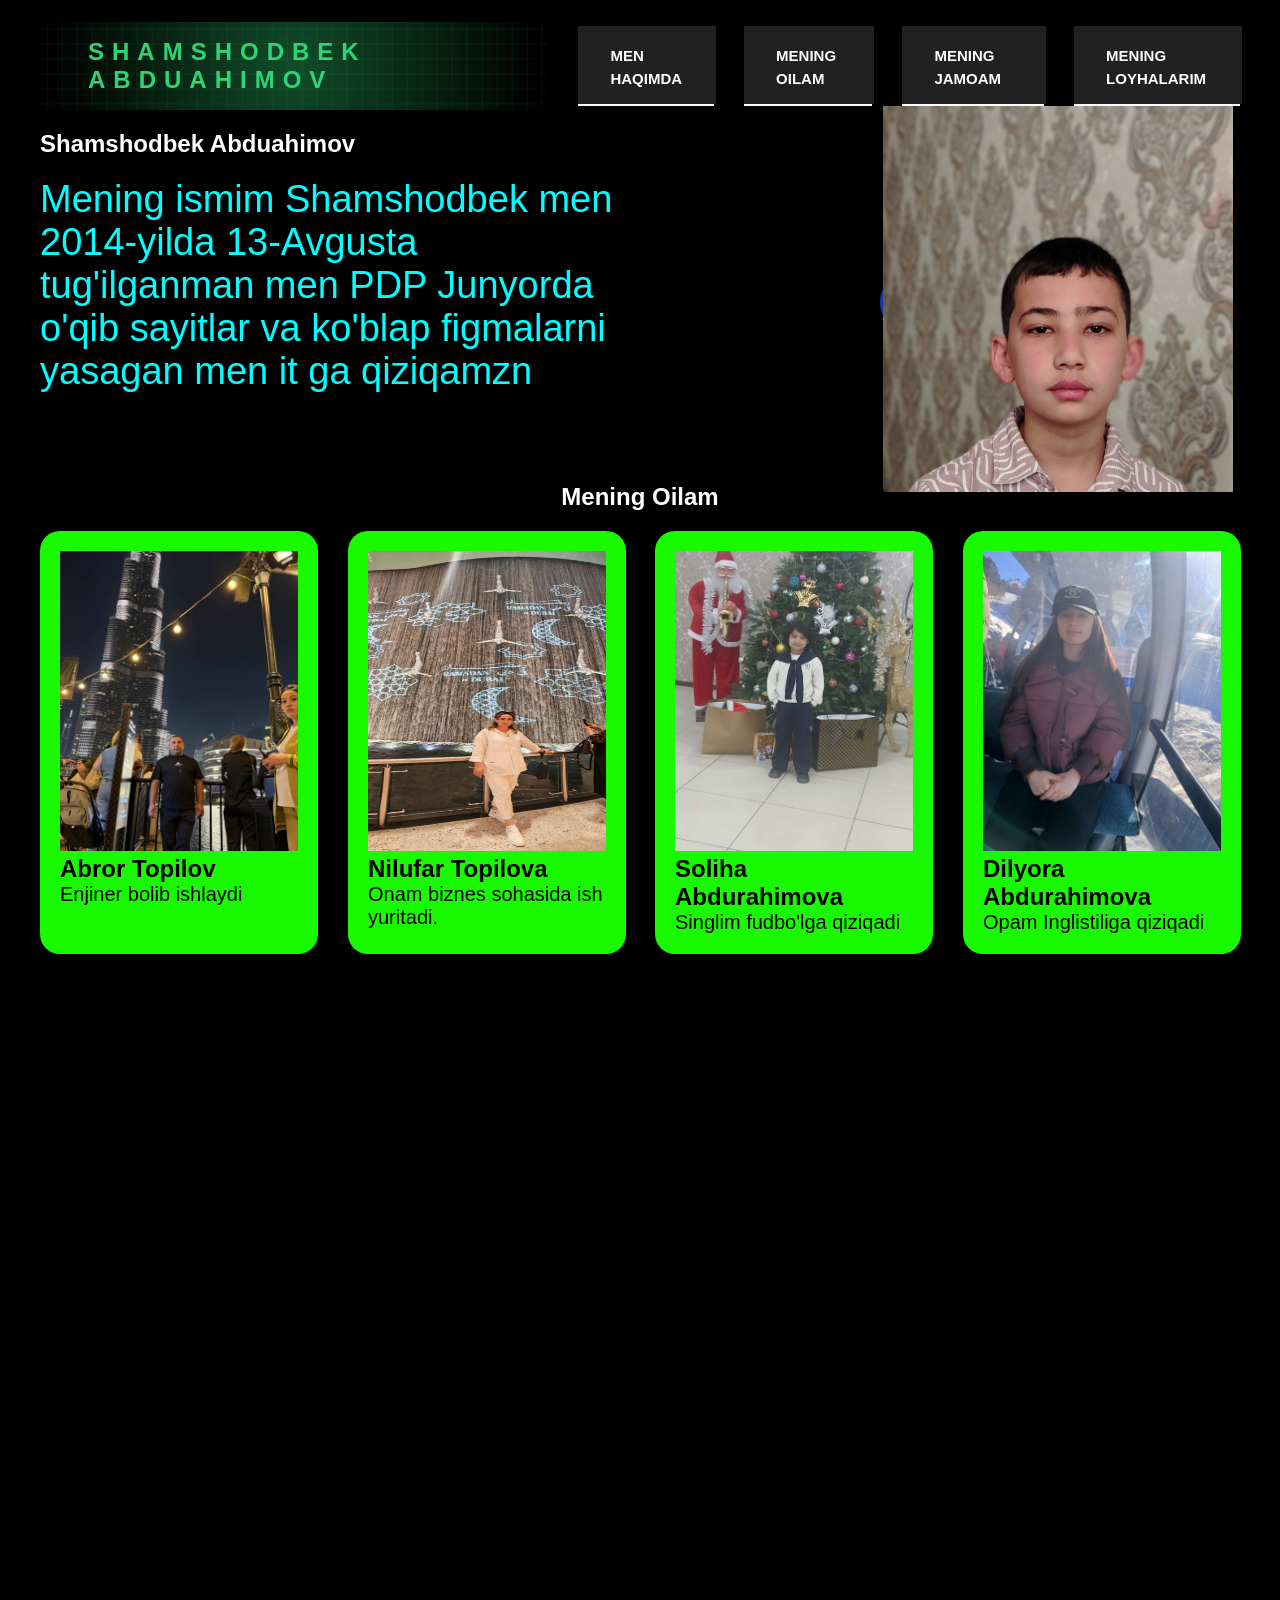
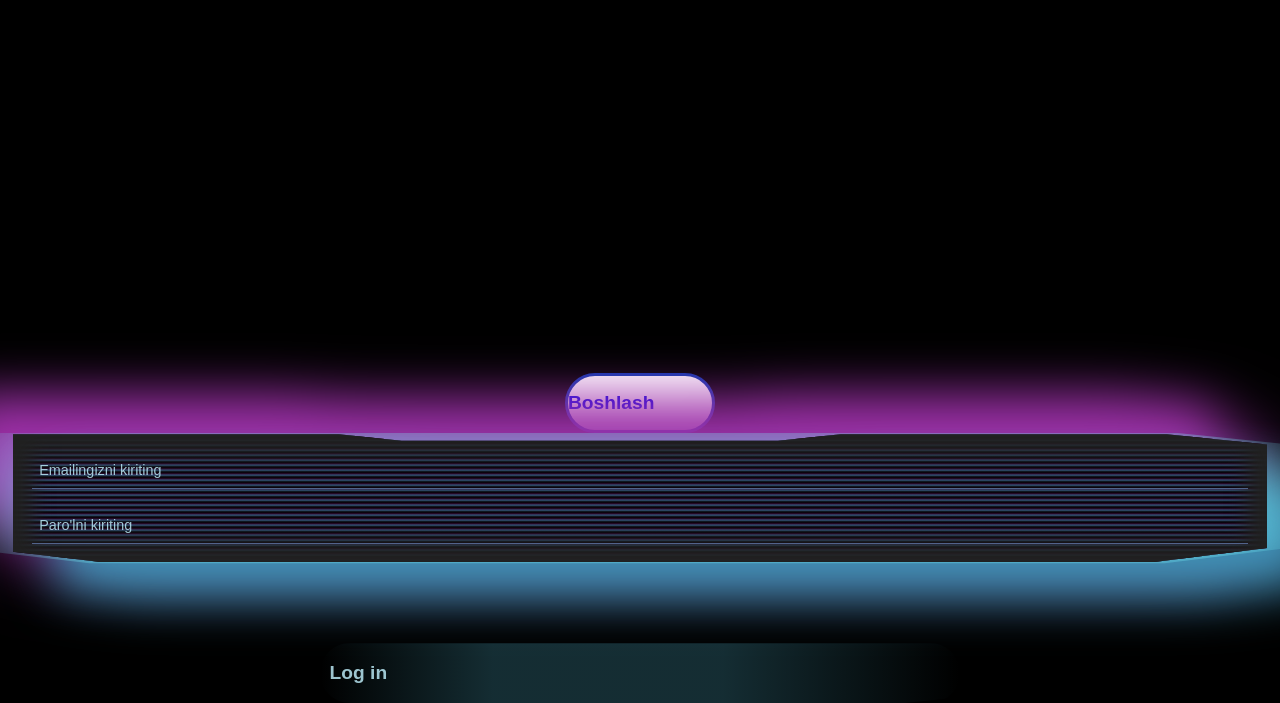
<file: index.html>
<!doctype html>
<html lang="en">
  <head>
    <meta charset="UTF-8" />
    <meta name="viewport" content="width=device-width, initial-scale=1.0" />
    <title>Document</title>
    <link href="https://unpkg.com/aos@2.3.1/dist/aos.css" rel="stylesheet" />

    <link rel="stylesheet" href="./style.css" />
  </head>
  <body>
    <header>
      <div class="continer novbar">
        <a class="logo">Shamshodbek Abduahimov</a>
        <ul class="nav-links">
          <li>
            <a class="btn2" href=""><span class="spn2">Men haqimda</span></a>
          </li>
          <li>
            <a class="btn2" href=""><span class="spn2">Mening Oilam</span></a>
          </li>
          <li>
            <a class="btn2" href=""><span class="spn2">Mening jamoam</span></a>
          </li>
          <li>
            <a class="btn2" href=""
              ><span class="spn2">Mening loyhalarim</span></a
            >
          </li>
        </ul>
      </div>
    </header>
    <main>
      <section id="hero">
        <div class="continer hero-content">
          <div class="hero-left">
            <h2>Shamshodbek Abduahimov</h2>
            <p>
              Mening ismim Shamshodbek men 2014-yilda 13-Avgusta tug'ilganman
              men PDP Junyorda o'qib sayitlar va ko'blap figmalarni yasagan men
              it ga qiziqamzn
            </p>
          </div>
          <!-- From Uiverse.io by Na3ar-17 -->
          <button class="button">
            <span class="label"><img src="./ima/IMG.jpg" alt="" /></span>
            <span class="gradient-container">
              <span class="gradient"></span>
            </span>
          </button>
        </div>
      </section>

      <section id="family">
        <div class="continer">
          <h1 data-aos="fade-up" data-aos-duration="3000">Mening Oilam</h1>
          <div class="family-cards">
            <div
              class="family-card"
              data-aos="flip-left"
              data-aos-easing="ease-out-cubic"
              data-aos-duration="2000"
            >
              <img src="./ima/img/image copy.png" alt="dadam" />
              <h2>Abror Topilov</h2>
              <p>Enjiner bolib ishlaydi</p>
            </div>
            <div
              class="family-card"
              data-aos="flip-left"
              data-aos-easing="ease-out-cubic"
              data-aos-duration="2000"
            >
              <img src="./ima/img/image.png" alt="dadam" />
              <h2>Nilufar Topilova</h2>
              <p>Onam biznes sohasida ish yuritadi.</p>
            </div>
            <div
              class="family-card"
              data-aos="flip-left"
              data-aos-easing="ease-out-cubic"
              data-aos-duration="2000"
            >
              <img src="./ima/img/image copy 3.png" alt="dadam" />
              <h2>Soliha Abdurahimova</h2>
              <p>Singlim fudbo'lga qiziqadi</p>
            </div>
            <div
              class="family-card"
              data-aos="flip-left"
              data-aos-easing="ease-out-cubic"
              data-aos-duration="2000"
            >
              <img src="./ima/img/image copy 2.png" alt="dadam" />
              <h2>Dilyora Abdurahimova</h2>
              <p>Opam Inglistiliga qiziqadi</p>
            </div>
          </div>
        </div>
      </section>

      <section id="family">
        <div class="continer">
          <h1 data-aos="fade-up" data-aos-duration="3000">Mening Jamoalarim</h1>
          <div class="family-cards">
            <div
              class="family-card"
              data-aos="flip-left"
              data-aos-easing="ease-out-cubic"
              data-aos-duration="2000"
            >
              <img src="./images/image.png" alt="dadam" />
              <h2>Muhammadayub</h2>
            </div>
            <div
              class="family-card"
              data-aos="flip-left"
              data-aos-easing="ease-out-cubic"
              data-aos-duration="2000"
            >
              <img src="./pages/image.png" alt="dadam" />
              <h2>Ozodbek</h2>
            </div>
            <div
              class="family-card"
              data-aos="flip-left"
              data-aos-easing="ease-out-cubic"
              data-aos-duration="2000"
            >
              <img src="./papka/image.png" alt="" />
              <h2>Axror</h2>
            </div>
            <div
              class="family-card"
              data-aos="flip-left"
              data-aos-easing="ease-out-cubic"
              data-aos-duration="2000"
            >
              <img src="./images/image copy 2.png" alt="dadam" />
              <h2>G'ayrat</h2>
            </div>
          </div>
        </div>
      </section>

      <section id="family">
        <div class="continer">
          <h1 data-aos="fade-up" data-aos-duration="3000">Mening loyhalarim</h1>
          <div class="family-cards">
            <div
              class="family-card"
              data-aos="flip-left"
              data-aos-easing="ease-out-cubic"
              data-aos-duration="2000"
            >
              <img
                class="figmalar"
                src="./figmalar/Screenshot 2026-04-02 172238.png"
                alt="dadam"
              />
              <h2>Polar</h2>
              <p>Polar uyda turib musqaymoq buyurtma qiladi</p>
            </div>
            <div
              class="family-card"
              data-aos="flip-left"
              data-aos-easing="ease-out-cubic"
              data-aos-duration="2000"
            >
              <img class="figmalar" src="./figmalar/image.png" alt="dadam" />
              <h2>EADTURKISH</h2>
              <p>EADTURKISH bu yerda odamlar onlayn tarizda buyurtma qiladi</p>
            </div>

            <div
              class="family-card"
              data-aos="flip-left"
              data-aos-easing="ease-out-cubic"
              data-aos-duration="2000"
            >
              <img
                class="figmalar"
                src="./figmalar/image copy 2.png"
                alt="dadam"
              />
              <h2>Mohid</h2>
              <p>Mohid bu loyha onlayn soatlar do'koni</p>
            </div>
            <div
              class="family-card"
              data-aos="flip-left"
              data-aos-easing="ease-out-cubic"
              data-aos-duration="2000"
            >
              <img
                class="figmalar"
                src="./figmalar/image copy.png"
                alt="dadam"
              />
              <h2>Skilline</h2>
              <p>Slilline ilova onlayn maktab loyhasi</p>
            </div>
          </div>
        </div>
      </section>
    </main>

   
    <script src="https://unpkg.com/aos@2.3.1/dist/aos.js"></script>
    <script>
      AOS.init();
    </script>

<!-- From Uiverse.io by mrhyddenn --> 
<!-- From Uiverse.io by nima-mollazadeh --> 
<button class="button">
  <span><a href="./papka/papka.html">
    Boshlash
  </a></span>
</button>

<!-- From Uiverse.io by MijailVillegas --> 
<form class="form-content" action="">
  <div class="input-container">
    <div class="input-content">
      <div class="input-dist">
        <div class="input-type">
          <input class="input-is" type="text" required="" placeholder="Emailingizni kiriting" />
          <input
            class="input-is"
            type="password"
            required=""
            placeholder="Paro'lni kiriting"
          />
        </div>
      </div>
    </div>
  </div>
  <button class="submit-button">Log in</button>
</form>

    
  </body>
</html>
</file>
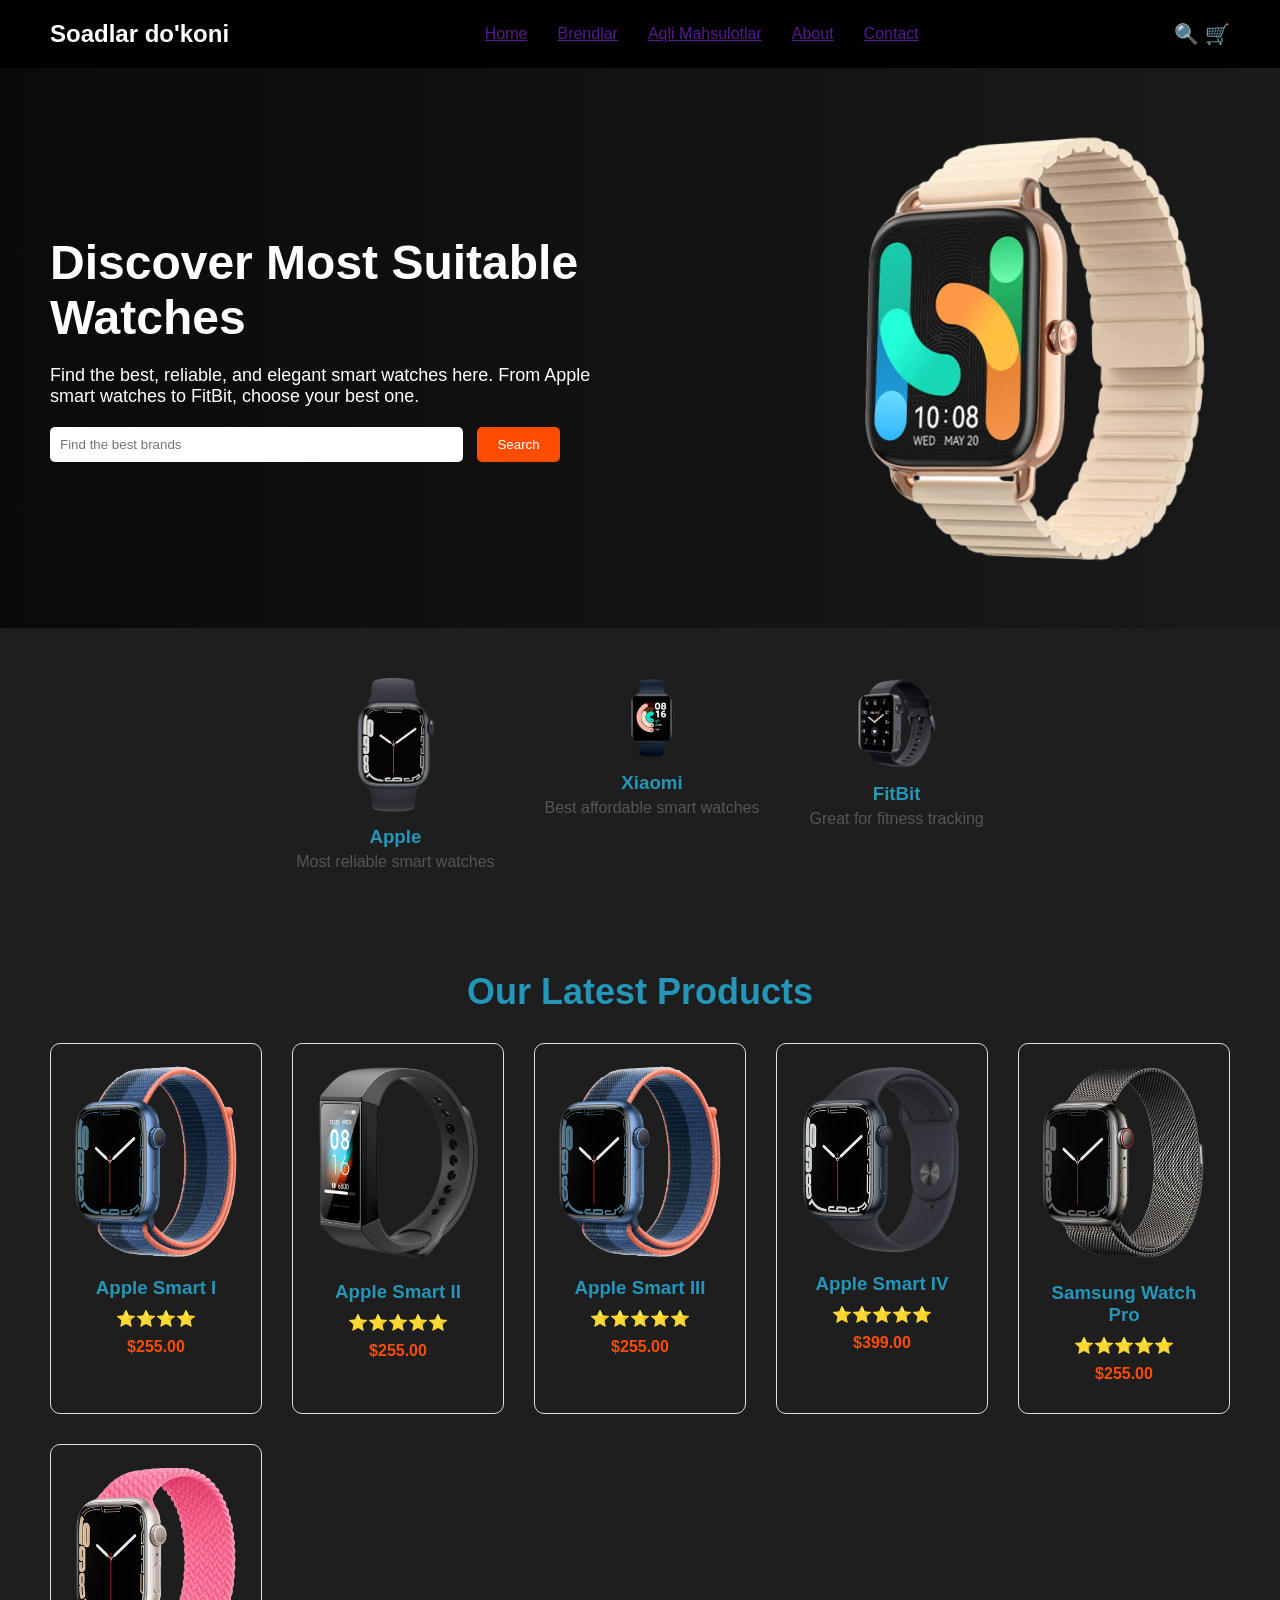
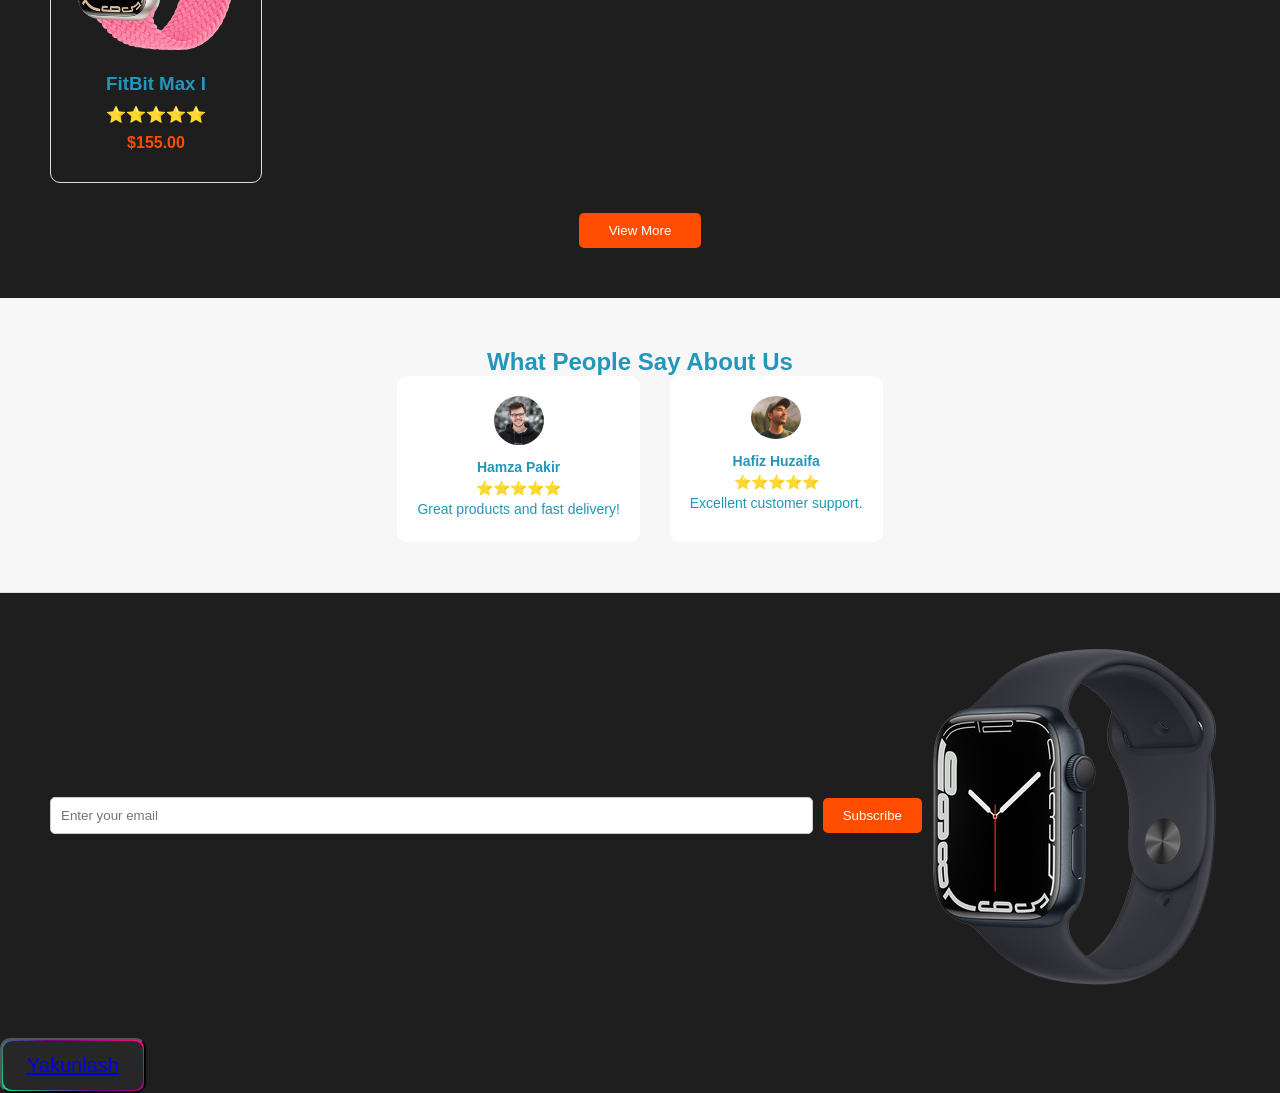
<file: papka/papka.html>
<!doctype html>
<html lang="en">
  <head>
    <meta charset="UTF-8" />
    <meta name="viewport" content="width=device-width, initial-scale=1.0" />
    <title>Smart Watches</title>
    <link rel="stylesheet" href="../pages/stile.css" />
  </head>
  <body>
    <nav>
      <div class="logo">Soadlar do'koni</div>
      <ul>
        <li><a href="">Home</a></li>
        <li><a href="">Brendlar</a></li>
        <li><a href="">Aqli Mahsulotlar</a></li>
        <li><a href="">About</a></li>
        <li><a href="">Contact</a></li>
      </ul>
      <div class="icons">🔍 🛒</div>
    </nav>

    <section class="hero">
      <div class="hero-text">
        <h1>Discover Most Suitable Watches</h1>
        <p>
          Find the best, reliable, and elegant smart watches here. From Apple
          smart watches to FitBit, choose your best one.
        </p>
        <input type="text" placeholder="Find the best brands" />
        <button>Search</button>
      </div>
      <img
        src="./rasm/c1733564954d5b292e79760fad8010e2230a8f58 (1).png"
        alt="Smart Watch"
      />
    </section>

    <section class="categories">
      <div class="category-card">
        <img
          src="./rasm/282dc6c9c290b2ee35cb6d74142b46d17145c567.png"
          alt="Apple"
        />
        <h3>Apple</h3>
        <p>Most reliable smart watches</p>
      </div>
      <div class="category-card">
        <img
          src="./rasm/e01013cd0bd369c22f4b03a2c72db3ff166cb93e.png"
          alt="Xiaomi"
        />
        <h3>Xiaomi</h3>
        <p>Best affordable smart watches</p>
      </div>
      <div class="category-card">
        <img
          src="./rasm/2db47655bf4e215772e65b5d693c357244543f7d.png"
          alt="FitBit"
        />
        <h3>FitBit</h3>
        <p>Great for fitness tracking</p>
      </div>
    </section>

    <section class="products">
      <h2>Our Latest Products</h2>
      <div class="product-grid">
        <div class="product-card">
          <img
            src="./rasm/2c021c1e3dee4b5e646f4df4aa7c6463b8539659 (1).png"
            alt="Apple Smart IV"
          />
          <h3>Apple Smart I</h3>
          <p>⭐⭐⭐⭐</p>
          <p class="price">$255.00</p>
        </div>
        <div class="product-card">
          <img
            src="./rasm/5ebac6090bf3348c1c70790c949c512789735cea.png"
            alt="Apple Smart II"
          />
          <h3>Apple Smart II</h3>
          <p>⭐⭐⭐⭐⭐</p>
          <p class="price">$255.00</p>
        </div>
        <div class="product-card">
          <img
            src="./rasm/2c021c1e3dee4b5e646f4df4aa7c6463b8539659.png"
            alt="Apple Smart III"
          />
          <h3>Apple Smart III</h3>
          <p>⭐⭐⭐⭐⭐</p>
          <p class="price">$255.00</p>
        </div>
        <div class="product-card">
          <img
            src="./rasm/504129fd61477c584f1862e18c7df1d430fb90ff.png"
            alt="Apple Smart IV"
          />
          <h3>Apple Smart IV</h3>
          <p>⭐⭐⭐⭐⭐</p>
          <p class="price">$399.00</p>
        </div>
        <div class="product-card">
          <img
            src="./rasm/c7d8e7abfdcc40c742f225a7c9613858c77aa5f3 (3).png"
            alt="Samsung Watch Pro"
          />
          <h3>Samsung Watch Pro</h3>
          <p>⭐⭐⭐⭐⭐</p>
          <p class="price">$255.00</p>
        </div>
        <div class="product-card">
          <img
            src="./rasm/074fb404d35df961b700e57b34ebd04b1002b6d4.png"
            alt="FitBit Max I"
          />
          <h3>FitBit Max I</h3>
          <p>⭐⭐⭐⭐⭐</p>
          <p class="price">$155.00</p>
        </div>
      </div>
      <button class="view-more">View More</button>
    </section>

    <section class="testimonials">
      <h2>What People Say About Us</h2>
      <div class="testimonial-cards">
        <div class="testimonial-card">
          <img
            src="./rasm/fac8768c26285adf4fabaa8d76087f01b00f31ac.jpg"
            alt="User1"
          />
          <p class="name">Hamza Pakir</p>
          <p>⭐⭐⭐⭐⭐</p>
          <p>Great products and fast delivery!</p>
        </div>
        <div class="testimonial-card">
          <img
            src="./rasm/6ef75959cad14640b5578447545b84c81ad7b0de.jpg"
            alt="User2"
          />
          <p class="name">Hafiz Huzaifa</p>
          <p>⭐⭐⭐⭐⭐</p>
          <p>Excellent customer support.</p>
        </div>
      </div>
    </section>

    <section class="newsletter">
      <input type="email" placeholder="Enter your email" />
      <button>Subscribe</button>
      <img
        src="./rasm/504129fd61477c584f1862e18c7df1d430fb90ff.png"
        alt="Smart Watch"
      />
    </section>

 
    <!-- From Uiverse.io by nima-mollazadeh -->
    <button class="button">
      <span><a href="../index.html"> Yakunlash</a></span>
    </button>
  </body>
</html>
</file>
<file: style.css>
* {
  margin: 0;
  padding: 0;
  box-sizing: border-box;
  font-family: sans-serif;
}

a {
  text-decoration: none;
}

ul {
  list-style: none;
}

.continer {
  max-width: 1200px;
  width: 100%;
  margin: 0 auto;
}

/* From Uiverse.io by Smit-Prajapati */
.logo {
  display: inline-block;
  /* in scss with just one variable i can change opacity with rgba(variable, opacity) but in css it's not possible so i have used three seperate variables */
  /* with hue-rotate color can be changed */
  --main-color: rgb(46, 213, 115);
  --main-bg-color: rgba(46, 213, 116, 0.36);
  --pattern-color: rgba(46, 213, 116, 0.073);

  /* change this rotation value */
  filter: hue-rotate(0deg);

  cursor: pointer;
  text-transform: uppercase;
  letter-spacing: 0.5rem;
  background:
    radial-gradient(circle, var(--main-bg-color) 0%, rgba(0, 0, 0, 0) 95%),
    linear-gradient(var(--pattern-color) 1px, transparent 1px),
    linear-gradient(to right, var(--pattern-color) 1px, transparent 1px);
  background-size:
    cover,
    15px 15px,
    15px 15px;
  background-position:
    center center,
    center center,
    center center;
  border-image: radial-gradient(
      circle,
      var(--main-color) 0%,
      rgba(0, 0, 0, 0) 100%
    )
    1;
  border-width: 1px 0 1px 0;
  color: var(--main-color);
  padding: 1rem 3rem;
  font-weight: 700;
  font-size: 1.5rem;
  transition: background-size 0.2s ease-in-out;
}

.button:hover {
  background-size:
    cover,
    10px 10px,
    10px 10px;
}
.button:active {
  filter: hue-rotate(250deg);
}

header {
  background-color: black;
  padding-top: 22px;
  padding-bottom: 20px;
}

.novbar,
.nav-links {
  display: flex;
  align-items: center;
  gap: 30px;
}

.navbar {
  justify-content: space-between;
}

/* From Uiverse.io by TISEPSE */
.btn2 {
  position: relative;
  display: inline-block;
  padding: 15px 30px;
  border: 2px solid #fefefe;
  text-transform: uppercase;
  color: #fefefe;
  text-decoration: none;
  font-weight: 600;
  font-size: 20px;
  transition: 0.3s;
  background-color: transparent;
  cursor: pointer;
}

.btn2::before {
  content: "";
  position: absolute;
  top: -2px;
  left: -2px;
  width: calc(100% + 6px);
  height: calc(100% + 2px);
  background-color: #212121;
  transition: 0.3s ease-out;
  transform: scaleY(1);
}

.btn2::after {
  content: "";
  position: absolute;
  top: -2px;
  left: -2px;
  width: calc(100% + 4px);
  height: calc(100% - 50px);
  background-color: #212121;
  transition: 0.3s ease-out;
  transform: scaleY(1);
}

.btn2:hover::before {
  transform: translateY(-25px);
  height: 0;
}

.btn2:hover::after {
  transform: scaleX(0);
  transition-delay: 0.15s;
}

.btn2:hover {
  border: 2px solid #fefefe;
}

.btn2 .spn2 {
  position: relative;
  z-index: 3;
  text-decoration: none;
  border: none;
  background-color: transparent;
  font-size: 15px;
}

.hero-content {
  display: flex;
  align-items: center;
  gap: 30px;
}

.hero-content > div {
  width: 50%;
}

img {
  width: 350px;
}

body {
  background-color: black;
}

.hero-left {
  color: #fefefe;
}

.hero-left h1 {
  font-size: 92px;
  margin-top: 20px;
}

.hero-left p {
  font-size: 38px;
  margin-top: 20px;
  color: aqua;
}

/* From Uiverse.io by H_K_MENON */
@keyframes typing {
  from {
    width: 0;
  }
}

@keyframes blink-caret {
  50% {
    border-color: transparent;
  }
}

.abaud-card img {
  width: 350px;
}
.abaud-card {
  color: #fefefe;
  max-width: 400px;
  width: 100%;
  padding: 10px;
  border-radius: 20px;
  background: linear-gradient(
    rgb(54, 167, 153),
    rgb(105, 210, 112),
    rgb(75, 130, 233)
  );
}

#abaud {
  padding-top: 90px;
  padding-bottom: 90px;
}

.abaud-cards {
  margin: top 60px;
}
p {
  font-size: 15px;
}
.abaud-cards {
  display: grid;
  grid-template-columns: repeat(4, 1fr);
  gap: 30px;
}

.abaud-card img {
  color: white;
  max-width: 400px;
  width: 100%;
  padding: 20px;
  border-radius: 20px;
}

.abaud-card {
  color: white;
  max-width: 400px;
  width: 100%;
  padding: 20px;
  border-radius: 20px;
  align-items: center;
  justify-content: space-between;
  gap: 30px;
}
.abaud-card img {
  width: 100%;
  margin-top: 30px;
}
.abaud-cards {
  margin-top: 30px;
}

/* From Uiverse.io by wojtek_4284 */
#box div {
  display: inline-block;
  margin: 5px;
  font-size: 35px;
  animation: 2s obrot linear infinite;
}

#box {
  width: 500px;
  height: 500px;
  display: flex;
  justify-content: center;
  align-items: center;
}

@keyframes obrot {
  0% {
    transform: rotateX(0);
  }
  12.5% {
    transform: rotateX(90deg);
  }
  25% {
    transform: rotateX(180deg);
  }
  37.5% {
    transform: rotateX(270deg);
  }
  50% {
    transform: rotateX(360deg);
  }
  100% {
    transform: rotateX(360deg);
  }
}

#box div:nth-child(1) {
  animation-delay: 0s;
}
#box div:nth-child(2) {
  animation-delay: 0.1s;
}
#box div:nth-child(3) {
  animation-delay: 0.2s;
}
#box div:nth-child(4) {
  animation-delay: 0.3s;
}
#box div:nth-child(5) {
  animation-delay: 0.4s;
}
#box div:nth-child(6) {
  animation-delay: 0.5s;
}
#box div:nth-child(7) {
  animation-delay: 0.6s;
}
/* From Uiverse.io by ElSombrero2 */
.card {
  width: 190px;
  height: 254px;
  background: #171717;
  display: flex;
  justify-content: center;
  align-items: center;
  overflow: hidden;
  position: relative;
  box-shadow: 0px 0px 3px 1px #00000088;
  cursor: pointer;
}

.card .content {
  border-radius: 5px;
  background: #171717;
  width: 186px;
  height: 250px;
  z-index: 1;
  padding: 20px;
  color: white;
  display: flex;
  justify-content: center;
  align-items: center;
}

.content::before {
  opacity: 0;
  transition: opacity 300ms;
  content: " ";
  display: block;
  background: white;
  width: 5px;
  height: 50px;
  position: absolute;
  filter: blur(50px);
  overflow: hidden;
}

.card:hover .content::before {
  opacity: 1;
}

.card::before {
  opacity: 0;
  content: " ";
  position: absolute;
  display: block;
  width: 80px;
  height: 360px;
  background: linear-gradient(#ff2288, #387ef0);
  transition: opacity 300ms;
  animation: rotation_9018 8000ms infinite linear;
  animation-play-state: paused;
}

.card:hover::before {
  opacity: 1;
  animation-play-state: running;
}

.card::after {
  position: absolute;
  content: " ";
  display: block;
  width: 250px;
  height: 360px;
  background: #17171733;
  backdrop-filter: blur(50px);
}

@keyframes rotation_9018 {
  0% {
    transform: rotate(0deg);
  }

  100% {
    transform: rotate(360deg);
  }
}

#card {
  width: 350px;
  padding-top: 50px;
  display: flex;
  align-items: center;
  margin: 0 auto;
  justify-content: space-between;
}

#continer {
  width: 350px;
}

.family-cards {
  display: grid;
  grid-template-columns: repeat(4, 1fr);
  gap: 30px;
}

.family-card {
  max-width: 400px;
  width: 100%;
  background-color: #19fa00;
  padding: 20px;
  border-radius: 20px;
}

.family-card img {
  width: 100%;
  height: 300px;
}

#family {
  padding-top: 90px;
}

#family h1 {
  color: white;
  text-align: center;
  margin-bottom: 20px;
}


.family-card p{
  font-size: 20px;
}

.figmalar{
  height: 150px !important ;
}

a{
  text-decoration: none;
}

ul{
  list-style: none;
}


.novbar{
  display: flex;
  align-items: center;
}


.left{
  display: contents;
  align-items: center;
}
/* From Uiverse.io by SteveBloX */ 
button {
  display: flex;
  align-items: center;
  margin: 0 auto;
  margin-top: 80px;
  width: 150px;
  height: 60px;
  border: 3px solid #1139ae;
  border-radius: 45px;
  transition: all 0.3s;
  cursor: pointer;
  background: white;
  font-size: 1.2em;
  font-weight: 550;
}

button:hover {
  background: #d51111;
  color: white;
  font-size: 1.5em;
}



.btn {
  display: flex;
  justify-content: center;
  align-items: center;
  width: 13rem;
  overflow: hidden;
  height: 3rem;
  background-size: 300% 300%;
  cursor: pointer;
  backdrop-filter: blur(1rem);
  border-radius: 5rem;
  transition: 0.5s;
  animation: gradient_301 5s ease infinite;
  border: double 4px transparent;
  background-image: linear-gradient(#212121, #212121),
    linear-gradient(
      137.48deg,
      #ffdb3b 10%,
      #fe53bb 45%,
      #8f51ea 67%,
      #0044ff 87%
    );
  background-origin: border-box;
  background-clip: content-box, border-box;
}

#container-stars {
  position: absolute;
  z-index: -1;
  width: 100%;
  height: 100%;
  overflow: hidden;
  transition: 0.5s;
  backdrop-filter: blur(1rem);
  border-radius: 5rem;
}

strong {
  z-index: 2;
  font-family: "Avalors Personal Use";
  font-size: 12px;
  letter-spacing: 5px;
  color: #ffffff;
  text-shadow: 0 0 4px white;
}

#glow {
  position: absolute;
  display: flex;
  width: 12rem;
}

.circle {
  width: 100%;
  height: 30px;
  filter: blur(2rem);
  animation: pulse_3011 4s infinite;
  z-index: -1;
}

.circle:nth-of-type(1) {
  background: rgba(254, 83, 186, 0.636);
}

.circle:nth-of-type(2) {
  background: rgba(142, 81, 234, 0.704);
}

.btn:hover #container-stars {
  z-index: 1;
  background-color: #212121;
}

.btn:hover {
  transform: scale(1.1);
}

.btn:active {
  border: double 4px #fe53bb;
  background-origin: border-box;
  background-clip: content-box, border-box;
  animation: none;
}

.btn:active .circle {
  background: #fe53bb;
}

#stars {
  position: relative;
  background: transparent;
  width: 200rem;
  height: 200rem;
}

#stars::after {
  content: "";
  position: absolute;
  top: -10rem;
  left: -100rem;
  width: 100%;
  height: 100%;
  animation: animStarRotate 90s linear infinite;
}

#stars::after {
  background-image: radial-gradient(#ffffff 1px, transparent 1%);
  background-size: 50px 50px;
}

#stars::before {
  content: "";
  position: absolute;
  top: 0;
  left: -50%;
  width: 170%;
  height: 500%;
  animation: animStar 60s linear infinite;
}

#stars::before {
  background-image: radial-gradient(#ffffff 1px, transparent 1%);
  background-size: 50px 50px;
  opacity: 0.5;
}

@keyframes animStar {
  from {
    transform: translateY(0);
  }

  to {
    transform: translateY(-135rem);
  }
}

@keyframes animStarRotate {
  from {
    transform: rotate(360deg);
  }

  to {
    transform: rotate(0);
  }
}

@keyframes gradient_301 {
  0% {
    background-position: 0% 50%;
  }

  50% {
    background-position: 100% 50%;
  }

  100% {
    background-position: 0% 50%;
  }
}

@keyframes pulse_3011 {
  0% {
    transform: scale(0.75);
    box-shadow: 0 0 0 0 rgba(0, 0, 0, 0.7);
  }

  70% {
    transform: scale(1);
    box-shadow: 0 0 0 10px rgba(0, 0, 0, 0);
  }

  100% {
    transform: scale(0.75);
    box-shadow: 0 0 0 0 rgba(0, 0, 0, 0);
  }
}







/* From Uiverse.io by glisovic01 */ 
.login-box {
  position: absolute;
  top: 50%;
  left: 50%;
  width: 400px;
  padding: 40px;
  margin: 20px auto;
  transform: translate(-50%, -55%);
  background: rgba(0,0,0,.9);
  box-sizing: border-box;
  box-shadow: 0 15px 25px rgba(0,0,0,.6);
  border-radius: 10px;
}

.login-box p:first-child {
  margin: 0 0 30px;
  padding: 0;
  color: #fff;
  text-align: center;
  font-size: 1.5rem;
  font-weight: bold;
  letter-spacing: 1px;
}

.login-box .user-box {
  position: relative;
}

.login-box .user-box input {
  width: 100%;
  padding: 10px 0;
  font-size: 16px;
  color: #fff;
  margin-bottom: 30px;
  border: none;
  border-bottom: 1px solid #fff;
  outline: none;
  background: transparent;
}

.login-box .user-box label {
  position: absolute;
  top: 0;
  left: 0;
  padding: 10px 0;
  font-size: 16px;
  color: #fff;
  pointer-events: none;
  transition: .5s;
}

.login-box .user-box input:focus ~ label,
.login-box .user-box input:valid ~ label {
  top: -20px;
  left: 0;
  color: #fff;
  font-size: 12px;
}

.login-box form a {
  position: relative;
  display: inline-block;
  padding: 10px 20px;
  font-weight: bold;
  color: #fff;
  font-size: 16px;
  text-decoration: none;
  text-transform: uppercase;
  overflow: hidden;
  transition: .5s;
  margin-top: 40px;
  letter-spacing: 3px
}

.login-box a:hover {
  background: #fff;
  color: #272727;
  border-radius: 5px;
}

.login-box a span {
  position: absolute;
  display: block;
}

.login-box a span:nth-child(1) {
  top: 0;
  left: -100%;
  width: 100%;
  height: 2px;
  background: linear-gradient(90deg, transparent, #fff);
  animation: btn-anim1 1.5s linear infinite;
}

@keyframes btn-anim1 {
  0% {
    left: -100%;
  }

  50%,100% {
    left: 100%;
  }
}

.login-box a span:nth-child(2) {
  top: -100%;
  right: 0;
  width: 2px;
  height: 100%;
  background: linear-gradient(180deg, transparent, #fff);
  animation: btn-anim2 1.5s linear infinite;
  animation-delay: .375s
}

@keyframes btn-anim2 {
  0% {
    top: -100%;
  }

  50%,100% {
    top: 100%;
  }
}

.login-box a span:nth-child(3) {
  bottom: 0;
  right: -100%;
  width: 100%;
  height: 2px;
  background: linear-gradient(270deg, transparent, #fff);
  animation: btn-anim3 1.5s linear infinite;
  animation-delay: .75s
}

@keyframes btn-anim3 {
  0% {
    right: -100%;
  }

  50%,100% {
    right: 100%;
  }
}

.login-box a span:nth-child(4) {
  bottom: -100%;
  left: 0;
  width: 2px;
  height: 100%;
  background: linear-gradient(360deg, transparent, #fff);
  animation: btn-anim4 1.5s linear infinite;
  animation-delay: 1.125s
}

@keyframes btn-anim4 {
  0% {
    bottom: -100%;
  }

  50%,100% {
    bottom: 100%;
  }
}

.login-box p:last-child {
  color: #aaa;
  font-size: 14px;
}

.login-box a.a2 {
  color: #fff;
  text-decoration: none;
}

.login-box a.a2:hover {
  background: transparent;
  color: #aaa;
  border-radius: 5px;
}
/* From Uiverse.io by VitorBaraoDias */ 
.form-control {
  display: flex;
  align-items:center ;
  margin: 20px;
  background-color: #ffffff;
  box-shadow: 0 15px 25px rgba(0, 0, 0, 0.6);
  width: 400px;
  display: flex;
  justify-content: center;
  flex-direction: column;
  gap: 10px;
  padding: 25px;
  border-radius: 8px;
}
.title {
  font-size: 28px;
  font-weight: 800;
}
.input-field {
  position: relative;
  width: 100%;
  padding: 50px;
}

.input {
  margin-top: 15px;
  width: 100%;
  outline: none;
  border-radius: 8px;
  height: 45px;
  border: 1.5px solid #ecedec;
  background: transparent;
  padding-left: 10px;
}
.input:focus {
  border: 1.5px solid #2d79f3;
}
.input-field .label {

  position: absolute;
  top: 25px;
  left: 15px;
  color: #ccc;
  transition: all 0.3s ease;
  pointer-events: none;
  z-index: 2;
}
.input-field .input:focus ~ .label,
.input-field .input:valid ~ .label {
  top: 5px;
  left: 5px;
  font-size: 12px;
  color: #2d79f3;
  background-color: #ffffff;
  padding-left: 5px;
  padding-right: 5px;
}
.submit-btn {
  margin-top: 30px;
  height: 55px;
  background: #f2f2f2;
  border-radius: 11px;
  border: 0;
  outline: none;
  color: #ffffff;
  font-size: 18px;
  font-weight: 700;
  background: linear-gradient(180deg, #363636 0%, #1b1b1b 50%, #000000 100%);
  box-shadow: 0px 0px 0px 0px #ffffff, 0px 0px 0px 0px #000000;
  transition: all 0.3s cubic-bezier(0.15, 0.83, 0.66, 1);
  cursor: pointer;
}

.submit-btn:hover {
  box-shadow: 0px 0px 0px 2px #ffffff, 0px 0px 0px 4px #0000003a;
}

/* From Uiverse.io by MijailVillegas */ 
/*The eye icon on the password can be stylize with any tool you want
to use (the only way i know to do this correctly is using JS)
this is meant to be wide supported and it really depends on you browsers
if i realize any way to stylize the eye it could be added in the future
in other input type*/

.container {
  font-family: "Segoe UI", Tahoma, Geneva, Verdana, sans-serif;
  font-style: italic;
  font-weight: bold;
  display: flex;
  margin: auto;
  aspect-ratio: 16/9;
  align-items: center;
  justify-items: center;
  justify-content: center;
  flex-wrap: nowrap;
  flex-direction: column;
  gap: 1em;
}

.input-container {
  filter: drop-shadow(46px 36px 24px #4090b5)
    drop-shadow(-55px -40px 25px #9e30a9);
  animation: blinkShadowsFilter 8s ease-in infinite;
}

.input-content {
  display: grid;
  align-content: center;
  justify-items: center;
  align-items: center;
  text-align: center;
  padding-inline: 1em;
}

.input-content::before {
  content: "";
  position: absolute;
  width: 100%;
  height: 100%;
  filter: blur(40px);
  -webkit-clip-path: polygon(
    26% 0,
    66% 0,
    92% 0,
    100% 8%,
    100% 89%,
    91% 100%,
    7% 100%,
    0 92%,
    0 0
  );
  clip-path: polygon(
    26% 0,
    66% 0,
    92% 0,
    100% 8%,
    100% 89%,
    91% 100%,
    7% 100%,
    0 92%,
    0 0
  );
  background: rgba(122, 251, 255, 0.5568627451);
  transition: all 1s ease-in-out;
}

.input-content::after {
  content: "";
  position: absolute;
  width: 98%;
  height: 98%;
  box-shadow: inset 0px 0px 20px 20px #212121;
  background: repeating-linear-gradient(
      to bottom,
      transparent 0%,
      rgba(64, 144, 181, 0.6) 1px,
      rgb(0, 0, 0) 3px,
      hsl(295, 60%, 12%) 5px,
      #153544 4px,
      transparent 0.5%
    ),
    repeating-linear-gradient(
      to left,
      hsl(295, 60%, 12%) 100%,
      hsla(295, 60%, 12%, 0.99) 100%
    );
  -webkit-clip-path: polygon(
    26% 0,
    31% 5%,
    61% 5%,
    66% 0,
    92% 0,
    100% 8%,
    100% 89%,
    91% 100%,
    7% 100%,
    0 92%,
    0 0
  );
  clip-path: polygon(
    26% 0,
    31% 5%,
    61% 5%,
    66% 0,
    92% 0,
    100% 8%,
    100% 89%,
    91% 100%,
    7% 100%,
    0 92%,
    0 0
  );
  animation: backglitch 50ms linear infinite;
}

.input-dist {
  z-index: 80;
  display: grid;
  align-items: center;
  text-align: center;
  width: 100%;
  padding-inline: 1em;
  padding-block: 1.2em;
  grid-template-columns: 1fr;
}

.input-type {
  display: flex;
  flex-wrap: wrap;
  flex-direction: column;
  gap: 1em;
  font-size: 1.1rem;
  background-color: transparent;
  width: 100%;
  border: none;
}

.input-is {
  color: #fff;
  font-size: 0.9rem;
  background-color: transparent;
  width: 100%;
  box-sizing: border-box;
  padding-inline: 0.5em;
  padding-block: 0.7em;
  border: none;
  transition: all 1s ease-in-out;
  border-bottom: 1px solid hsl(221, 26%, 43%);
}

.input-is:hover {
  transition: all 1s ease-in-out;
  background: linear-gradient(
    90deg,
    transparent 0%,
    rgba(102, 224, 255, 0.2) 27%,
    rgba(102, 224, 255, 0.2) 63%,
    transparent 100%
  );
}

.input-content:focus-within::before {
  transition: all 1s ease-in-out;
  background: hsla(0, 0%, 100%, 0.814);
}

.input-is:focus {
  outline: none;
  border-bottom: 1px solid hsl(192, 100%, 100%);
  color: hsl(192, 100%, 88%);
  background: linear-gradient(
    90deg,
    transparent 0%,
    rgba(102, 224, 255, 0.2) 27%,
    rgba(102, 224, 255, 0.2) 63%,
    transparent 100%
  );
}

.input-is::-moz-placeholder {
  color: hsla(192, 100%, 88%, 0.806);
}

.input-is::placeholder {
  color: hsla(192, 100%, 88%, 0.806);
}

.submit-button {
  width: 50%;
  border: none;
  color: hsla(192, 100%, 88%, 0.806);
  background: linear-gradient(
    90deg,
    transparent 0%,
    rgba(102, 224, 255, 0.2) 27%,
    rgba(102, 224, 255, 0.2) 63%,
    transparent 100%
  );
  clip-path: polygon(0 0, 85% 0%, 100% 0, 100% 15%, 100% 90%, 91% 100%, 0 100%);
  padding: 0.5em;
  animation: blinkShadowsFilter 0.5s ease-in infinite;
  transition: all 500ms;
}

.submit-button:hover {
  color: hsl(0, 0%, 100%);
  cursor: pointer;
  font-size: medium;
  font-weight: bold;
}

@keyframes backglitch {
  0% {
    box-shadow: inset 0px 20px 20px 30px #212121;
  }

  50% {
    box-shadow: inset 0px -20px 20px 30px hsl(297, 42%, 10%);
  }

  to {
    box-shadow: inset 0px 20px 20px 30px #212121;
  }
}

@keyframes rotate {
  0% {
    transform: rotate(0deg) translate(-50%, 20%);
  }

  50% {
    transform: rotate(180deg) translate(40%, 10%);
  }

  to {
    transform: rotate(360deg) translate(-50%, 20%);
  }
}

@keyframes blinkShadowsFilter {
  0% {
    filter: drop-shadow(46px 36px 28px rgba(64, 144, 181, 0.3411764706))
      drop-shadow(-55px -40px 28px #9e30a9);
  }

  25% {
    filter: drop-shadow(46px -36px 24px rgba(64, 144, 181, 0.8980392157))
      drop-shadow(-55px 40px 24px #9e30a9);
  }

  50% {
    filter: drop-shadow(46px 36px 30px rgba(64, 144, 181, 0.8980392157))
      drop-shadow(-55px 40px 30px rgba(159, 48, 169, 0.2941176471));
  }

  75% {
    filter: drop-shadow(20px -18px 25px rgba(64, 144, 181, 0.8980392157))
      drop-shadow(-20px 20px 25px rgba(159, 48, 169, 0.2941176471));
  }

  to {
    filter: drop-shadow(46px 36px 28px rgba(64, 144, 181, 0.3411764706))
      drop-shadow(-55px -40px 28px #9e30a9);
  }
}
</file>
<file: pages/stile.css>
/* style.css */
* {
    box-sizing: border-box;
    margin: 0;
    padding: 0;
    font-family: 'Roboto', sans-serif;
}

body {
    background-color: #fff;
    color: #000;
}

/* Navbar */
nav {
    display: flex;
    justify-content: space-between;
    align-items: center;
    padding: 20px 50px;
    background-color: #000;
    color: #fff;
}

nav .logo {
    font-weight: bold;
    font-size: 24px;
}

nav ul {
    list-style: none;
    display: flex;
    gap: 30px;
}

nav ul li {
    cursor: pointer;
}

nav .icons {
    display: flex;
    gap: 20px;
    font-size: 20px;
}

/* Hero Section */
.hero {
    display: flex;
    justify-content: space-between;
    align-items: center;
    padding: 50px;
    background: linear-gradient(90deg, #0a0a0a, #1a1a1a);
    color: #fff;
}

.hero-text {
    max-width: 50%;
}

.hero-text h1 {
    font-size: 48px;
    margin-bottom: 20px;
}

.hero-text p {
    font-size: 18px;
    margin-bottom: 20px;
}

.hero-text input[type="text"] {
    padding: 10px;
    width: 70%;
    border: none;
    border-radius: 5px;
    margin-right: 10px;
}

.hero-text button {
    padding: 10px 20px;
    border: none;
    background-color: #ff4d00;
    color: #fff;
    border-radius: 5px;
    cursor: pointer;
}

.hero img {
    max-width: 40%;
}

/* Categories Section */
.categories {
    display: flex;
    justify-content: center;
    gap: 50px;
    padding: 50px;
}

.category-card {
    text-align: center;
}

.category-card img {
    width: 80px;
    margin-bottom: 10px;
}

.category-card h3 {
    margin-bottom: 5px;
}

.category-card p {
    color: #555;
}

/* Products Section */
.products {
    text-align: center;
    padding: 50px;
}

.products h2 {
    font-size: 36px;
    margin-bottom: 30px;
}

.product-grid {
    display: grid;
    grid-template-columns: repeat(auto-fit, minmax(200px, 1fr));
    gap: 30px;
}

.product-card {
    border: 1px solid #ddd;
    border-radius: 10px;
    padding: 20px;
}

.product-card img {
    max-width: 100%;
    margin-bottom: 15px;
}

.product-card h3 {
    margin-bottom: 10px;
}

.product-card p {
    color: #555;
    margin-bottom: 10px;
}

.product-card .price {
    font-weight: bold;
    color: #ff4d00;
}

.view-more {
    margin-top: 30px;
    padding: 10px 30px;
    background-color: #ff4d00;
    color: #fff;
    border: none;
    border-radius: 5px;
    cursor: pointer;
}

/* Testimonials */
.testimonials {
    background-color: #f7f7f7;
    padding: 50px;
    text-align: center;
}

.testimonial-cards {
    display: flex;
    justify-content: center;
    gap: 30px;
    flex-wrap: wrap;
}

.testimonial-card {
    background-color: #fff;
    padding: 20px;
    border-radius: 10px;
    max-width: 300px;
}

.testimonial-card img {
    width: 50px;
    border-radius: 50%;
    margin-bottom: 10px;
}

.testimonial-card p {
    font-size: 14px;
    margin-bottom: 5px;
}

.testimonial-card .name {
    font-weight: bold;
}

/* Newsletter */
.newsletter {
    display: flex;
    justify-content: space-between;
    align-items: center;
    padding: 50px;
    border-top: 1px solid #ddd;
}

.newsletter input[type="email"] {
    padding: 10px;
    width: 70%;
    border: 1px solid #ccc;
    border-radius: 5px;
    margin-right: 10px;
}

.newsletter button {
    padding: 10px 20px;
    background-color: #ff4d00;
    color: #fff;
    border: none;
    border-radius: 5px;
    cursor: pointer;
}

/* Footer */
footer {
    text-align: center;
    padding: 20px;
    background-color: #000;
    color: #fff;
}

@media(max-width: 900px) {
    .hero {
        flex-direction: column;
        text-align: center;
    }

    .hero img {
        max-width: 80%;
        margin-top: 30px;
    }

    .newsletter {
        flex-direction: column;
        gap: 20px;
    }

    .newsletter input[type="email"] {
        width: 100%;
    }
}

body{ background-color: #1e1e1e;
color: #2396b9;
}

/* From Uiverse.io by StealthWorm */ 
.btn {
  display: flex;
  justify-content: center;
  align-items: center;
  width: 13rem;
  overflow: hidden;
  height: 3rem;
  background-size: 300% 300%;
  cursor: pointer;
  backdrop-filter: blur(1rem);
  border-radius: 5rem;
  transition: 0.5s;
  animation: gradient_301 5s ease infinite;
  border: double 4px transparent;
  background-image: linear-gradient(#212121, #212121),
    linear-gradient(
      137.48deg,
      #ffdb3b 10%,
      #fe53bb 45%,
      #8f51ea 67%,
      #0044ff 87%
    );
  background-origin: border-box;
  background-clip: content-box, border-box;
}

#container-stars {
  position: absolute;
  z-index: -1;
  width: 100%;
  height: 100%;
  overflow: hidden;
  transition: 0.5s;
  backdrop-filter: blur(1rem);
  border-radius: 5rem;
}

strong {
  z-index: 2;
  font-family: "Avalors Personal Use";
  font-size: 12px;
  letter-spacing: 5px;
  color: #ffffff;
  text-shadow: 0 0 4px white;
}

#glow {
  position: absolute;
  display: flex;
  width: 12rem;
}

.circle {
  width: 100%;
  height: 30px;
  filter: blur(2rem);
  animation: pulse_3011 4s infinite;
  z-index: -1;
}

.circle:nth-of-type(1) {
  background: rgba(254, 83, 186, 0.636);
}

.circle:nth-of-type(2) {
  background: rgba(142, 81, 234, 0.704);
}

.btn:hover #container-stars {
  z-index: 1;
  background-color: #212121;
}

.btn:hover {
  transform: scale(1.1);
}

.btn:active {
  border: double 4px #fe53bb;
  background-origin: border-box;
  background-clip: content-box, border-box;
  animation: none;
}

.btn:active .circle {
  background: #fe53bb;
}

#stars {
  position: relative;
  background: transparent;
  width: 200rem;
  height: 200rem;
}

#stars::after {
  content: "";
  position: absolute;
  top: -10rem;
  left: -100rem;
  width: 100%;
  height: 100%;
  animation: animStarRotate 90s linear infinite;
}

#stars::after {
  background-image: radial-gradient(#ffffff 1px, transparent 1%);
  background-size: 50px 50px;
}

#stars::before {
  content: "";
  position: absolute;
  top: 0;
  left: -50%;
  width: 170%;
  height: 500%;
  animation: animStar 60s linear infinite;
}

#stars::before {
  background-image: radial-gradient(#ffffff 1px, transparent 1%);
  background-size: 50px 50px;
  opacity: 0.5;
}

@keyframes animStar {
  from {
    transform: translateY(0);
  }

  to {
    transform: translateY(-135rem);
  }
}

@keyframes animStarRotate {
  from {
    transform: rotate(360deg);
  }

  to {
    transform: rotate(0);
  }
}

@keyframes gradient_301 {
  0% {
    background-position: 0% 50%;
  }

  50% {
    background-position: 100% 50%;
  }

  100% {
    background-position: 0% 50%;
  }
}

@keyframes pulse_3011 {
  0% {
    transform: scale(0.75);
    box-shadow: 0 0 0 0 rgba(0, 0, 0, 0.7);
  }

  70% {
    transform: scale(1);
    box-shadow: 0 0 0 10px rgba(0, 0, 0, 0);
  }

  100% {
    transform: scale(0.75);
    box-shadow: 0 0 0 0 rgba(0, 0, 0, 0);
  }
}
/* From Uiverse.io by nima-mollazadeh */ 
.button {
  position: relative;
  text-decoration: none;
  color: #fff;
  background: linear-gradient(45deg, #0ce39a, #69007f, #fc0987);
  padding: 14px 25px;
  border-radius: 10px;
  font-size: 1.25em;
  cursor: pointer;
}

.button span {
  position: relative;
  z-index: 1;
}

.button::before {
  content: "";
  position: absolute;
  inset: 1px;
  background: #272727;
  border-radius: 9px;
  transition: 0.5s;
}

.button:hover::before {
  opacity: 0.7;
}

.button::after {
  content: "";
  position: absolute;
  inset: 0px;
  background: linear-gradient(45deg, #0ce39a, #69007f, #fc0987);
  border-radius: 9px;
  transition: 0.5s;
  opacity: 0;
  filter: blur(20px);
}

.button:hover:after {
  opacity: 1;
}
</file>
